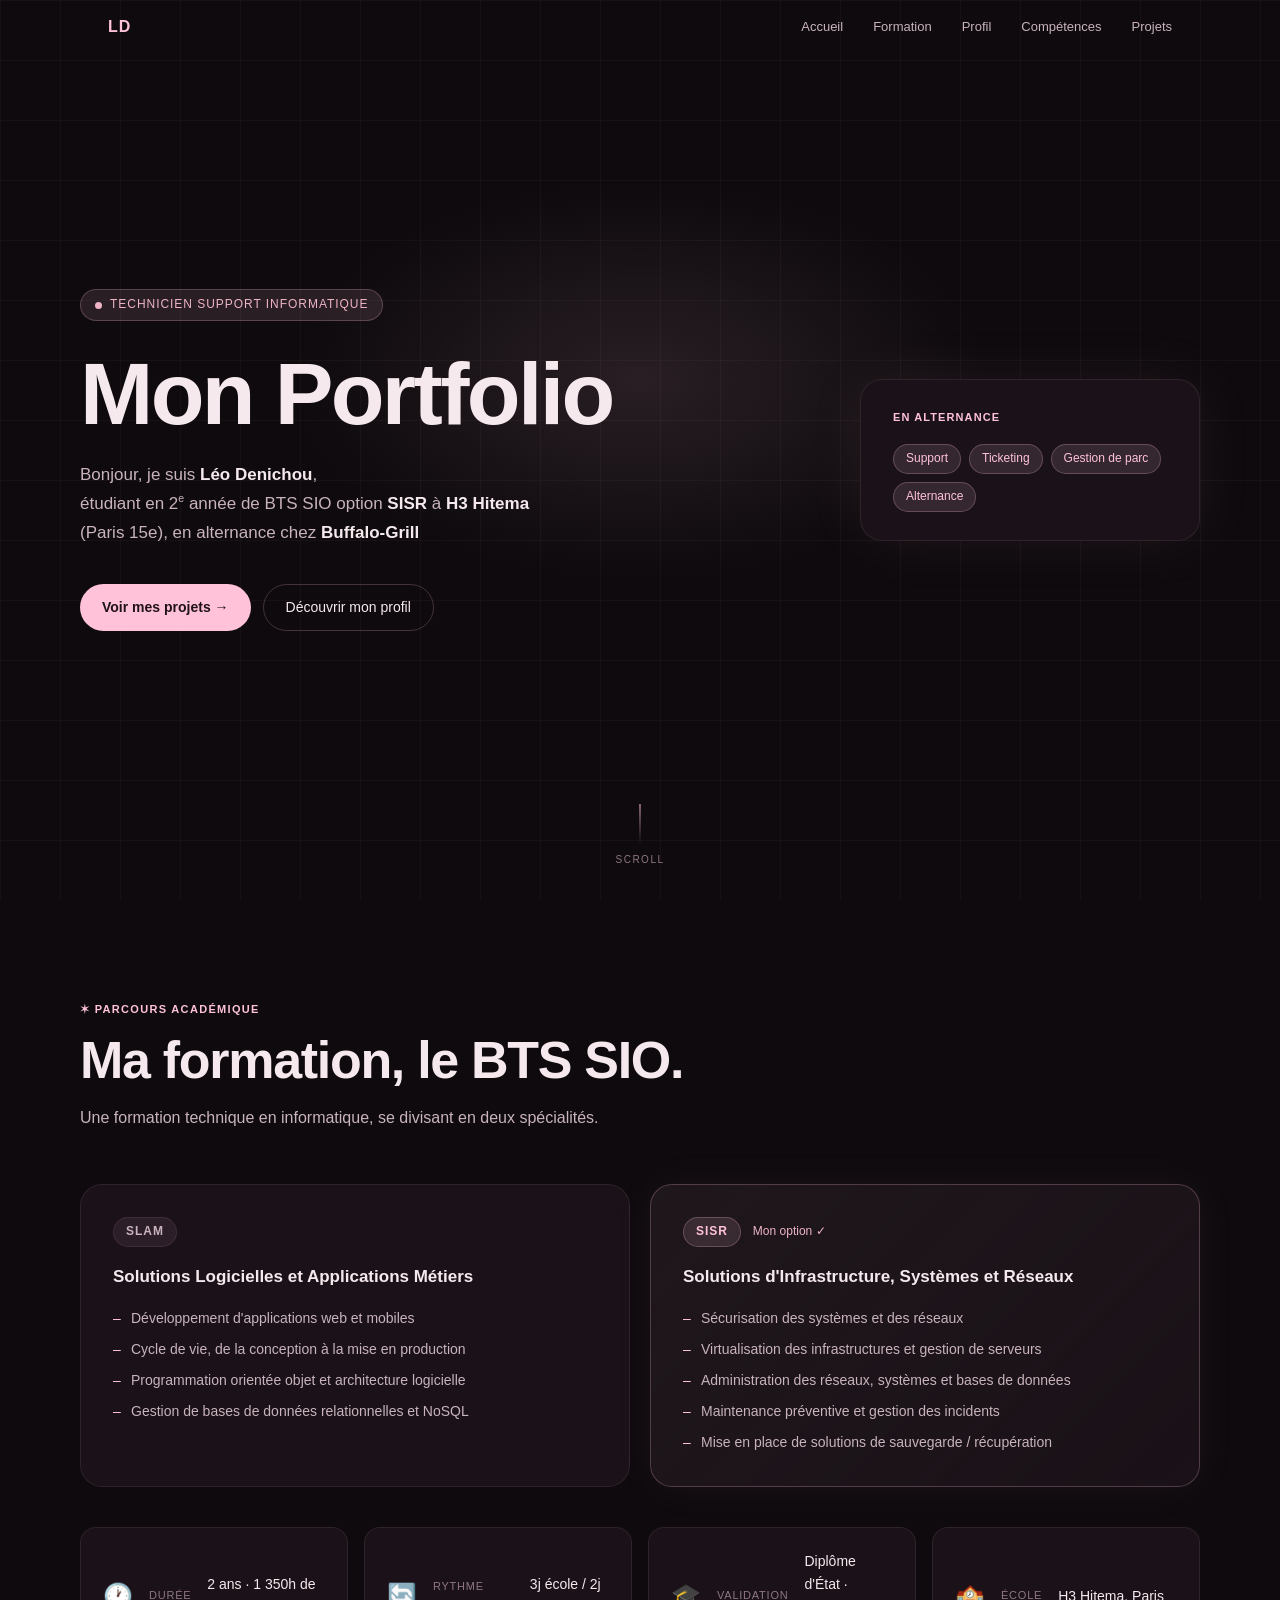
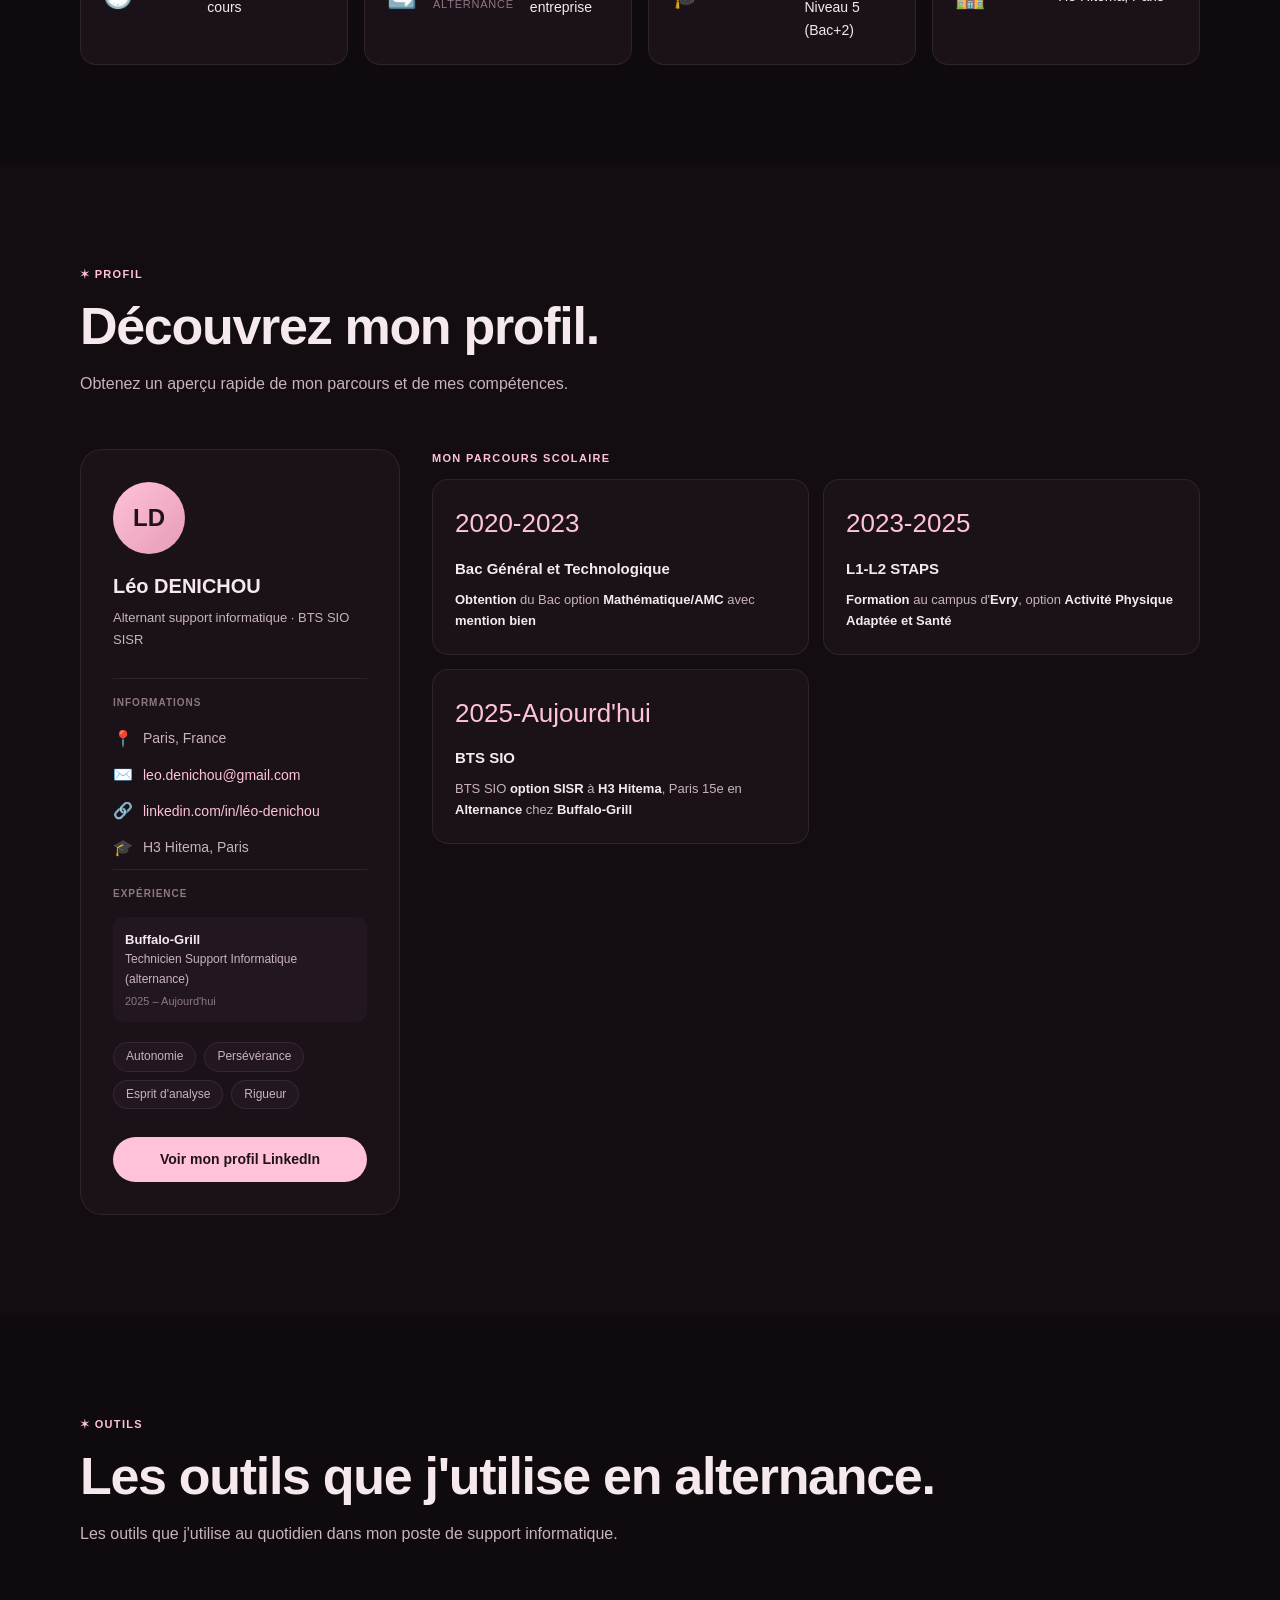
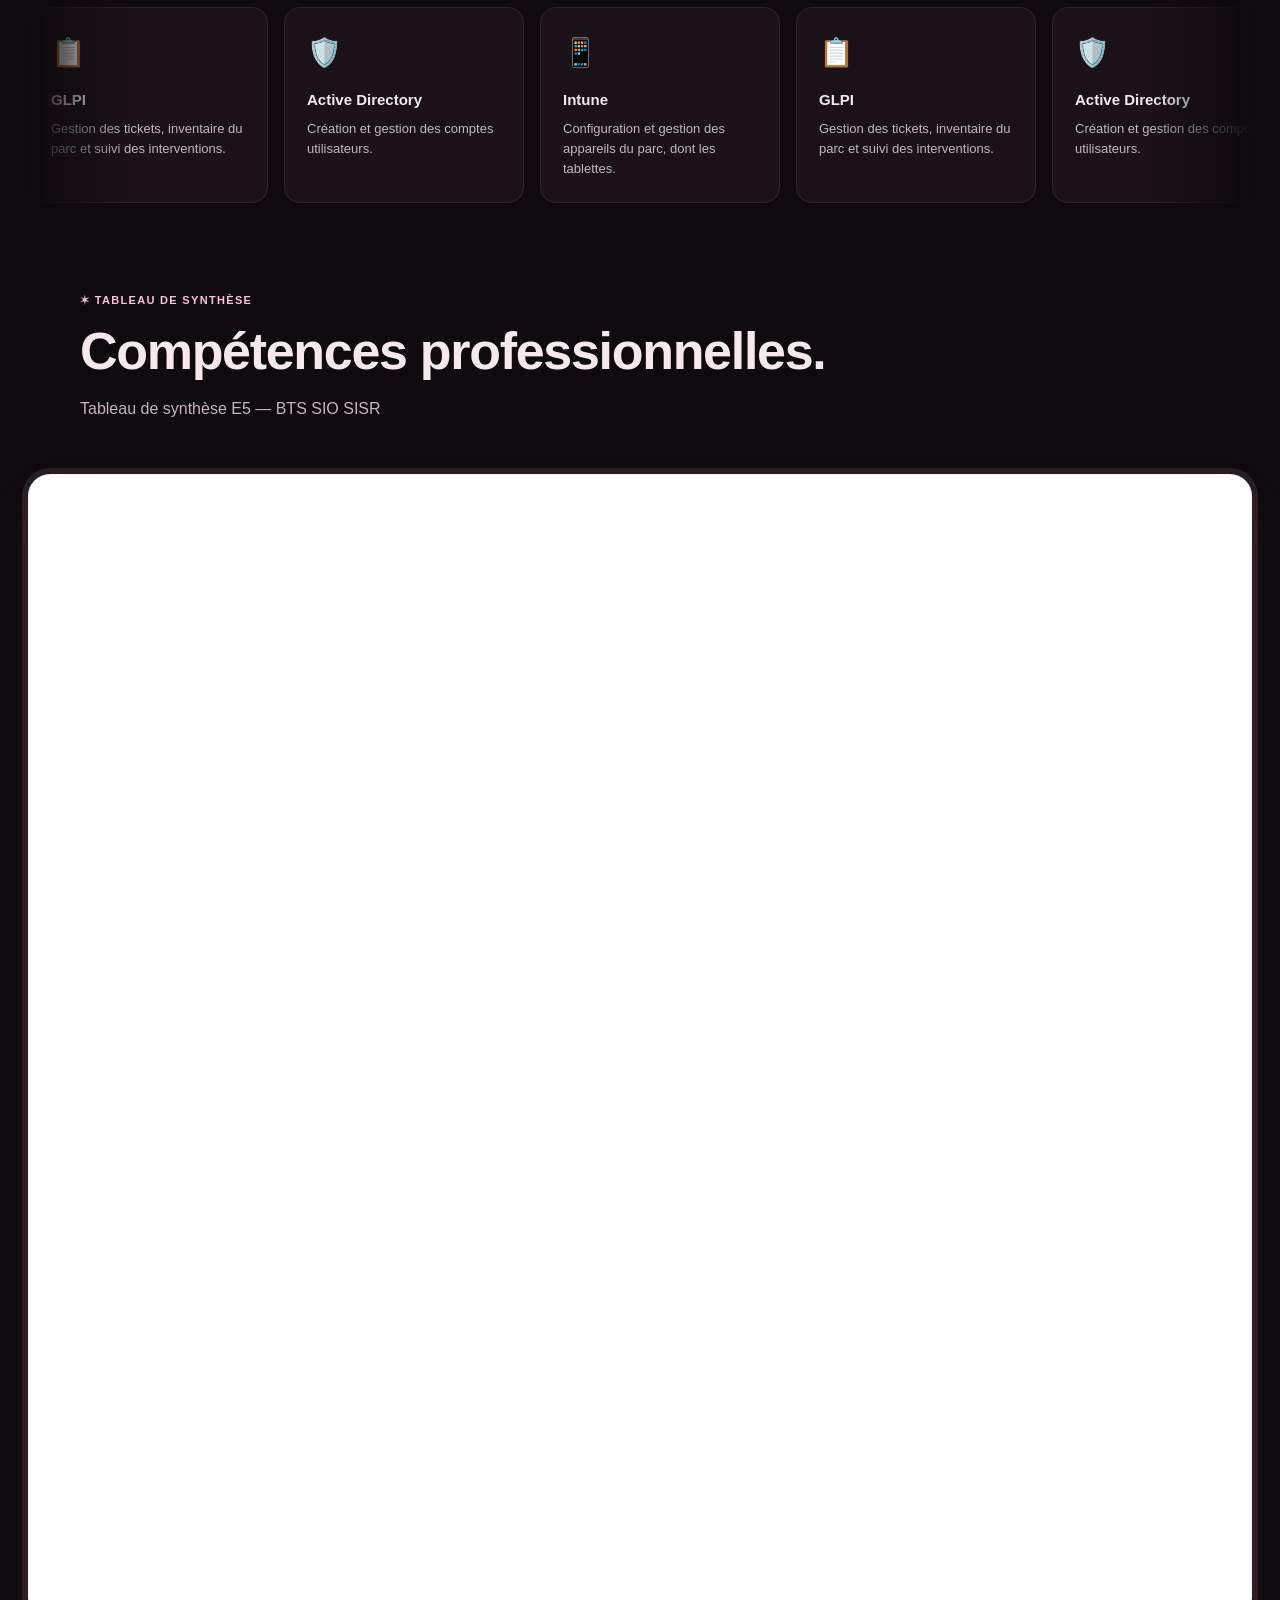
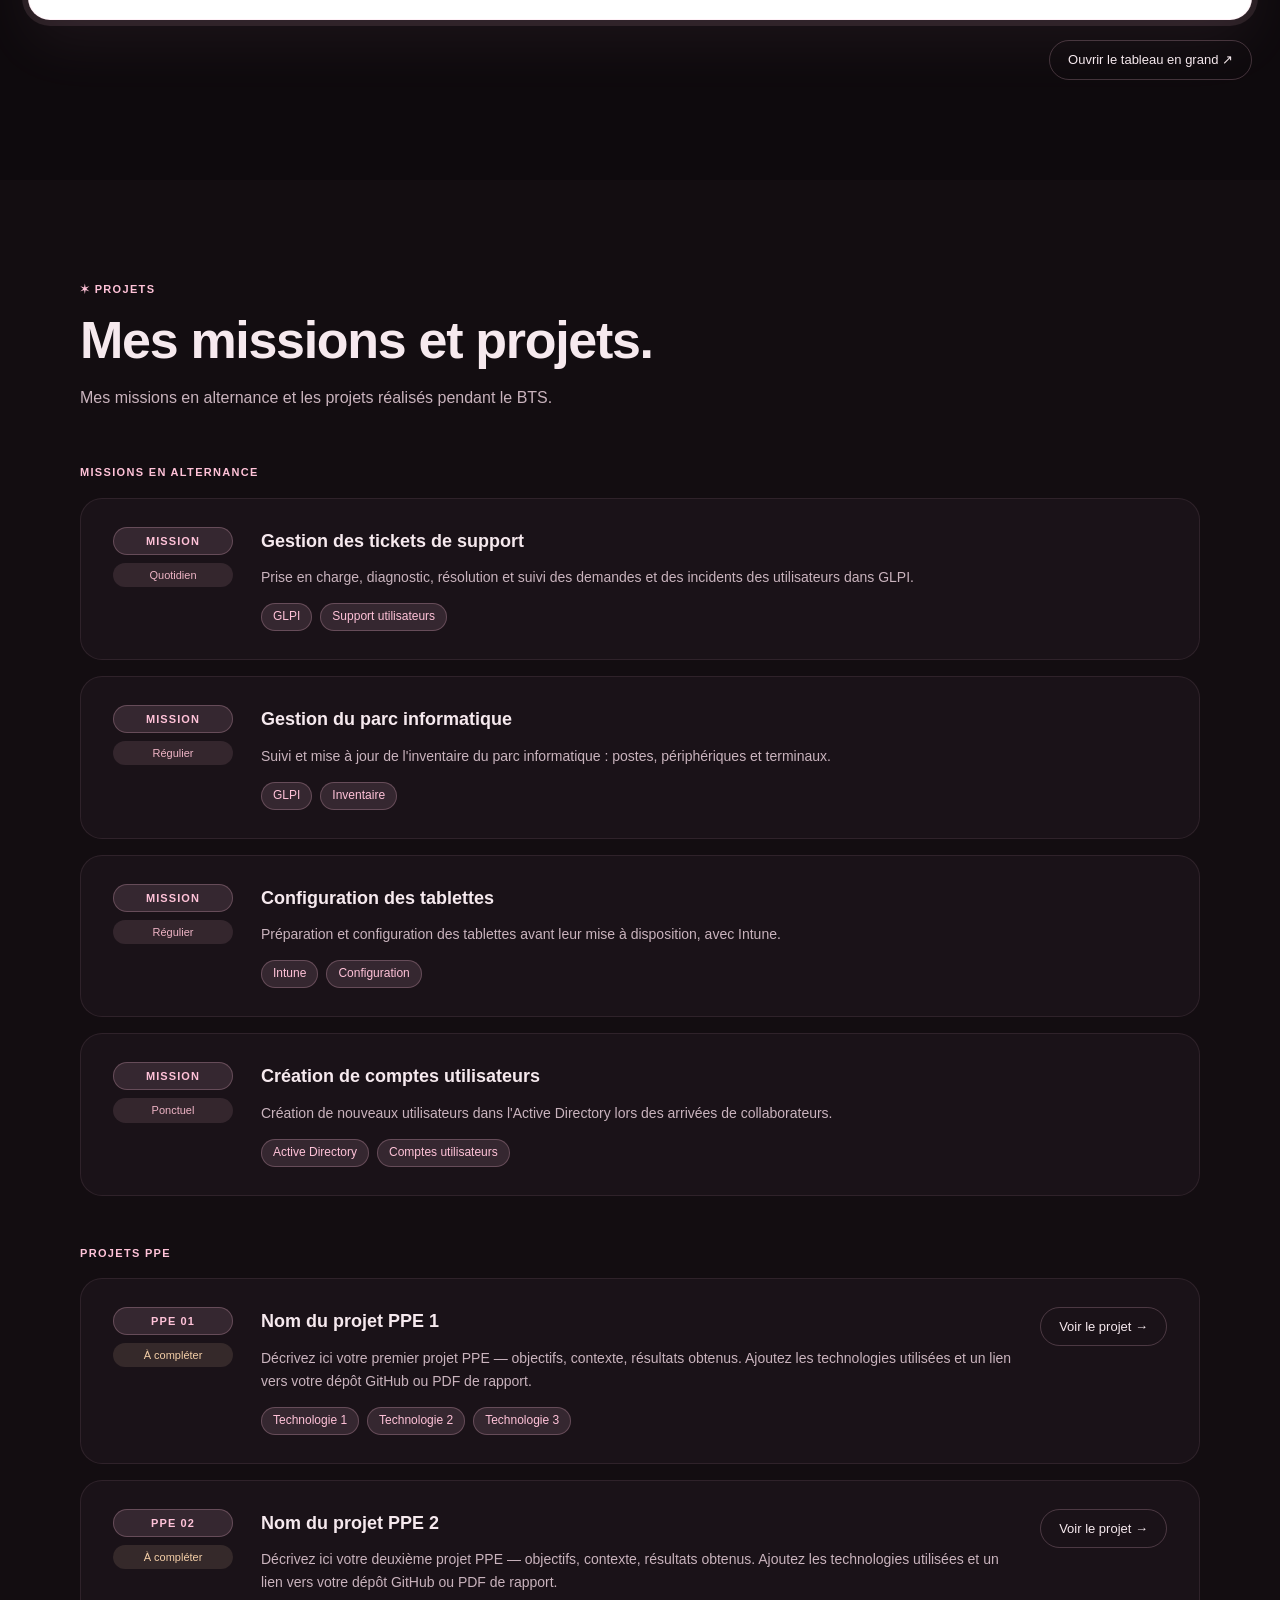
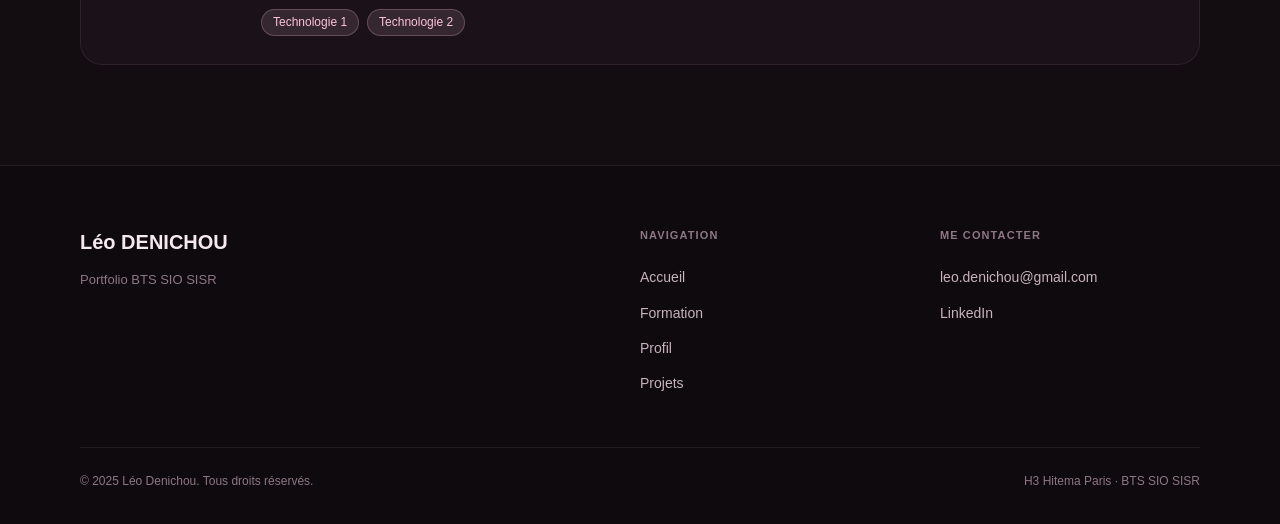
<file: index.html>
<!DOCTYPE html>
<html lang="fr">
<head>
  <meta charset="UTF-8" />
  <meta name="viewport" content="width=device-width, initial-scale=1.0" />
  <title>Portfolio – Léo Denichou | Technicien Support BTS SIO SISR</title>
  <link rel="stylesheet" href="style.css" />
</head>
<body>

  <!-- ── NAV ── -->
  <header class="nav" id="navbar">
    <div class="nav-inner">
      <span class="nav-logo">LD</span>
      <nav class="nav-links">
        <a href="#accueil">Accueil</a>
        <a href="#formation">Formation</a>
        <a href="#profil">Profil</a>
        <a href="#competences">Compétences</a>
        <a href="#projets">Projets</a>
      </nav>
      <button class="nav-burger" id="burger" aria-label="Menu">
        <span></span><span></span><span></span>
      </button>
    </div>
  </header>

  <div class="mobile-menu" id="mobileMenu">
    <a href="#accueil" class="ml">Accueil</a>
    <a href="#formation" class="ml">Formation</a>
    <a href="#profil" class="ml">Profil</a>
    <a href="#competences" class="ml">Compétences</a>
    <a href="#projets" class="ml">Projets</a>
  </div>

  <!-- ── HERO ── -->
  <section class="hero" id="accueil">
    <div class="hero-bg-grid"></div>
    <div class="hero-glow"></div>
    <div class="hero-inner">
      <div class="hero-text">
        <div class="hero-eyebrow">
          <span class="dot-live"></span>
          Technicien Support Informatique
        </div>
        <h1>Mon Portfolio<br></h1>
        <p>Bonjour, je suis <strong>Léo Denichou</strong>,<br>étudiant en 2<sup>e</sup> année de BTS SIO option <strong>SISR</strong> à <strong>H3 Hitema</strong> (Paris 15e), en alternance chez <strong>Buffalo-Grill</strong></p>
        <div class="hero-actions">
          <a href="#projets" class="btn-primary">Voir mes projets →</a>
          <a href="#profil" class="btn-outline">Découvrir mon profil</a>
        </div>
      </div>
      <div class="hero-card">
        <div class="hero-card-label">En alternance</div>
        <div class="hero-card-tags">
          <span>Support</span>
          <span>Ticketing</span>
          <span>Gestion de parc</span>
          <span>Alternance</span>
        </div>
      </div>
    </div>
    <div class="hero-scroll">
      <div class="scroll-line"></div>
      <span>scroll</span>
    </div>
  </section>

  <!-- ── FORMATION ── -->
  <section class="section" id="formation">
    <div class="section-inner">
      <div class="section-eyebrow">✶ Parcours Académique</div>
      <h2 class="section-title">Ma formation, le BTS SIO.</h2>
      <p class="section-sub">Une formation technique en informatique, se divisant en deux spécialités.</p>

      <div class="formation-grid">
        <div class="formation-card">
          <div class="formation-card-top">
            <span class="fc-badge">SLAM</span>
          </div>
          <h3>Solutions Logicielles et Applications Métiers</h3>
          <ul>
            <li>Développement d'applications web et mobiles</li>
            <li>Cycle de vie, de la conception à la mise en production</li>
            <li>Programmation orientée objet et architecture logicielle</li>
            <li>Gestion de bases de données relationnelles et NoSQL</li>
          </ul>
        </div>

        <div class="formation-card formation-card-active">
          <div class="formation-card-top">
            <span class="fc-badge fc-badge-active">SISR</span>
            <span class="fc-my-option">Mon option ✓</span>
          </div>
          <h3>Solutions d'Infrastructure, Systèmes et Réseaux</h3>
          <ul>
            <li>Sécurisation des systèmes et des réseaux</li>
            <li>Virtualisation des infrastructures et gestion de serveurs</li>
            <li>Administration des réseaux, systèmes et bases de données</li>
            <li>Maintenance préventive et gestion des incidents</li>
            <li>Mise en place de solutions de sauvegarde / récupération</li>
          </ul>
        </div>
      </div>

      <div class="formation-stats">
        <div class="fstat">
          <div class="fstat-icon">🕐</div>
          <div class="fstat-label">Durée</div>
          <div class="fstat-value">2 ans · 1 350h de cours</div>
        </div>
        <div class="fstat">
          <div class="fstat-icon">🔄</div>
          <div class="fstat-label">Rythme alternance</div>
          <div class="fstat-value">3j école / 2j entreprise</div>
        </div>
        <div class="fstat">
          <div class="fstat-icon">🎓</div>
          <div class="fstat-label">Validation</div>
          <div class="fstat-value">Diplôme d'État · Niveau 5 (Bac+2)</div>
        </div>
        <div class="fstat">
          <div class="fstat-icon">🏫</div>
          <div class="fstat-label">École</div>
          <div class="fstat-value">H3 Hitema, Paris</div>
        </div>
      </div>
    </div>
  </section>

  <!-- ── PROFIL ── -->
  <section class="section section-dark" id="profil">
    <div class="section-inner">
      <div class="section-eyebrow">✶ PROFIL</div>
      <h2 class="section-title">Découvrez mon profil.</h2>
      <p class="section-sub">Obtenez un aperçu rapide de mon parcours et de mes compétences.</p>

      <div class="profil-grid">
        <div class="profil-card">
          <div class="profil-avatar">LD</div>
          <div class="profil-name">Léo DENICHOU</div>
          <div class="profil-role">Alternant support informatique · BTS SIO SISR</div>

          <div class="profil-section-title">Informations</div>
          <ul class="profil-info">
            <li><span>📍</span> Paris, France</li>
            <li><span>✉️</span> <a href="mailto:leo.denichou@gmail.com">leo.denichou@gmail.com</a></li>
            <li><span>🔗</span> <a href="https://www.linkedin.com/in/léo-denichou-25a3b938b/" target="_blank">linkedin.com/in/léo-denichou</a></li>
            <li><span>🎓</span> H3 Hitema, Paris</li>
          </ul>

          <div class="profil-section-title">Expérience</div>
          <ul class="profil-exp">
            <li>
              <div class="exp-company">Buffalo-Grill</div>
              <div class="exp-role">Technicien Support Informatique (alternance)</div>
              <div class="exp-date">2025 – Aujourd'hui</div>
            </li>
          </ul>

          <div class="profil-tags">
            <span>Autonomie</span>
            <span>Persévérance</span>
            <span>Esprit d'analyse</span>
            <span>Rigueur</span>
          </div>

          <a href="https://www.linkedin.com/in/léo-denichou-25a3b938b/" target="_blank" class="btn-primary profil-linkedin">Voir mon profil LinkedIn</a>
        </div>

        <div class="profil-right">
          <div class="profil-patrimoine">
            <div class="section-eyebrow" style="margin-bottom:12px">Mon parcours scolaire</div>
            <div class="patrimoine-grid">
              <div class="pat-item"><div class="pat-icon">2020-2023</div><h4>Bac Général et Technologique</h4><p> <strong>Obtention</strong> du Bac option <strong>Mathématique/AMC</strong> avec <strong>mention bien</strong></p></div>
              <div class="pat-item"><div class="pat-icon">2023-2025</div><h4>L1-L2 STAPS</h4><p><strong>Formation</strong> au campus d'<strong>Evry</strong>, option <strong>Activité Physique Adaptée et Santé</strong> </p></div>
              <div class="pat-item"><div class="pat-icon">2025-Aujourd'hui</div><h4>BTS SIO</h4><p> BTS SIO <strong>option SISR</strong> à <strong>H3 Hitema</strong>, Paris 15e en <strong>Alternance</strong> chez <strong>Buffalo-Grill</strong></p></div>
            </div>
          </div>
        </div>
      </div>
    </div>
  </section>

  <!-- ── COMPÉTENCES / OUTILS ── -->
  <section class="section" id="competences">
    <div class="section-inner">
      <div class="section-eyebrow">✶ OUTILS</div>
      <h2 class="section-title">Les outils que j'utilise en alternance.</h2>
      <p class="section-sub">Les outils que j'utilise au quotidien dans mon poste de support informatique.</p>
    </div>

    <div class="tools-track-wrapper">
      <div class="tools-track" id="toolsTrack">
        <div class="tool-card"><span class="tool-icon">📋</span><h4>GLPI</h4><p>Gestion des tickets, inventaire du parc et suivi des interventions.</p></div>
        <div class="tool-card"><span class="tool-icon">🛡️</span><h4>Active Directory</h4><p>Création et gestion des comptes utilisateurs.</p></div>
        <div class="tool-card"><span class="tool-icon">📱</span><h4>Intune</h4><p>Configuration et gestion des appareils du parc, dont les tablettes.</p></div>

        <div class="tool-card"><span class="tool-icon">📋</span><h4>GLPI</h4><p>Gestion des tickets, inventaire du parc et suivi des interventions.</p></div>
        <div class="tool-card"><span class="tool-icon">🛡️</span><h4>Active Directory</h4><p>Création et gestion des comptes utilisateurs.</p></div>
        <div class="tool-card"><span class="tool-icon">📱</span><h4>Intune</h4><p>Configuration et gestion des appareils du parc, dont les tablettes.</p></div>

        <!-- duplicate for seamless loop -->
        <div class="tool-card"><span class="tool-icon">📋</span><h4>GLPI</h4><p>Gestion des tickets, inventaire du parc et suivi des interventions.</p></div>
        <div class="tool-card"><span class="tool-icon">🛡️</span><h4>Active Directory</h4><p>Création et gestion des comptes utilisateurs.</p></div>
        <div class="tool-card"><span class="tool-icon">📱</span><h4>Intune</h4><p>Configuration et gestion des appareils du parc, dont les tablettes.</p></div>

        <div class="tool-card"><span class="tool-icon">📋</span><h4>GLPI</h4><p>Gestion des tickets, inventaire du parc et suivi des interventions.</p></div>
        <div class="tool-card"><span class="tool-icon">🛡️</span><h4>Active Directory</h4><p>Création et gestion des comptes utilisateurs.</p></div>
        <div class="tool-card"><span class="tool-icon">📱</span><h4>Intune</h4><p>Configuration et gestion des appareils du parc, dont les tablettes.</p></div>
      </div>
    </div>

    <!-- Tableau de synthèse Excel -->
    <div class="section-inner" style="margin-top: 80px;">
      <div class="section-eyebrow">✶ TABLEAU DE SYNTHÈSE</div>
      <h2 class="section-title">Compétences professionnelles.</h2>
      <p class="section-sub">Tableau de synthèse E5 — BTS SIO SISR</p>

    </div>

    <div class="synthese-wide">
      <div class="synthese-iframe-wrap" id="syntheseWrap">
        <div class="synthese-scale" id="syntheseScale">
        <iframe
          title="Tableau de synthèse E5"
          src="https://docs.google.com/spreadsheets/d/e/2PACX-1vT_JSn_2bVBZcCHruZl0hNkHXevSlMc4WaKNzY-vW9JBPthxZlMJ4C7eP77F7MA8ncN-019e3od2dgL/pubhtml?gid=1295007551&amp;single=true&amp;widget=true&amp;headers=false"
          frameborder="0"
          allowfullscreen
        ></iframe>
        </div>
      </div>
      <div class="synthese-actions">
        <a class="btn-outline btn-sm" target="_blank" rel="noopener"
           href="https://docs.google.com/spreadsheets/d/e/2PACX-1vT_JSn_2bVBZcCHruZl0hNkHXevSlMc4WaKNzY-vW9JBPthxZlMJ4C7eP77F7MA8ncN-019e3od2dgL/pubhtml?gid=1295007551&amp;single=true">Ouvrir le tableau en grand ↗</a>
      </div>
    </div>
  </section>

  <!-- ── MISSIONS & PROJETS ── -->
  <section class="section section-dark" id="projets">
    <div class="section-inner">
      <div class="section-eyebrow">✶ PROJETS</div>
      <h2 class="section-title">Mes missions et projets.</h2>
      <p class="section-sub">Mes missions en alternance et les projets réalisés pendant le BTS.</p>

      <div class="section-eyebrow" style="margin-bottom:16px">Missions en alternance</div>
      <div class="projets-list">

        <div class="projet-row">
          <div class="projet-meta">
            <span class="projet-badge">Mission</span>
            <span class="projet-status status-done">Quotidien</span>
          </div>
          <div class="projet-body">
            <h3>Gestion des tickets de support</h3>
            <p>Prise en charge, diagnostic, résolution et suivi des demandes et des incidents des utilisateurs dans GLPI.</p>
            <div class="projet-tags">
              <span>GLPI</span>
              <span>Support utilisateurs</span>
            </div>
          </div>
        </div>

        <div class="projet-row">
          <div class="projet-meta">
            <span class="projet-badge">Mission</span>
            <span class="projet-status status-done">Régulier</span>
          </div>
          <div class="projet-body">
            <h3>Gestion du parc informatique</h3>
            <p>Suivi et mise à jour de l'inventaire du parc informatique : postes, périphériques et terminaux.</p>
            <div class="projet-tags">
              <span>GLPI</span>
              <span>Inventaire</span>
            </div>
          </div>
        </div>

        <div class="projet-row">
          <div class="projet-meta">
            <span class="projet-badge">Mission</span>
            <span class="projet-status status-done">Régulier</span>
          </div>
          <div class="projet-body">
            <h3>Configuration des tablettes</h3>
            <p>Préparation et configuration des tablettes avant leur mise à disposition, avec Intune.</p>
            <div class="projet-tags">
              <span>Intune</span>
              <span>Configuration</span>
            </div>
          </div>
        </div>

        <div class="projet-row">
          <div class="projet-meta">
            <span class="projet-badge">Mission</span>
            <span class="projet-status status-done">Ponctuel</span>
          </div>
          <div class="projet-body">
            <h3>Création de comptes utilisateurs</h3>
            <p>Création de nouveaux utilisateurs dans l'Active Directory lors des arrivées de collaborateurs.</p>
            <div class="projet-tags">
              <span>Active Directory</span>
              <span>Comptes utilisateurs</span>
            </div>
          </div>
        </div>
      </div>

      <div class="section-eyebrow" style="margin: 48px 0 16px">Projets PPE</div>
      <div class="projets-list">
        <div class="projet-row">
          <div class="projet-meta">
            <span class="projet-badge">PPE 01</span>
            <span class="projet-status status-todo">À compléter</span>
          </div>
          <div class="projet-body">
            <h3>Nom du projet PPE 1</h3>
            <p>Décrivez ici votre premier projet PPE — objectifs, contexte, résultats obtenus. Ajoutez les technologies utilisées et un lien vers votre dépôt GitHub ou PDF de rapport.</p>
            <div class="projet-tags">
              <span>Technologie 1</span>
              <span>Technologie 2</span>
              <span>Technologie 3</span>
            </div>
          </div>
          <div class="projet-link">
            <a href="#" class="btn-outline btn-sm">Voir le projet →</a>
          </div>
        </div>

        <div class="projet-row">
          <div class="projet-meta">
            <span class="projet-badge">PPE 02</span>
            <span class="projet-status status-todo">À compléter</span>
          </div>
          <div class="projet-body">
            <h3>Nom du projet PPE 2</h3>
            <p>Décrivez ici votre deuxième projet PPE — objectifs, contexte, résultats obtenus. Ajoutez les technologies utilisées et un lien vers votre dépôt GitHub ou PDF de rapport.</p>
            <div class="projet-tags">
              <span>Technologie 1</span>
              <span>Technologie 2</span>
            </div>
          </div>
          <div class="projet-link">
            <a href="#" class="btn-outline btn-sm">Voir le projet →</a>
          </div>
        </div>
      </div>
    </div>
  </section>

  <!-- ── FOOTER / CONTACT ── -->
  <footer class="footer" id="contact">
    <div class="footer-inner">
      <div class="footer-top">
        <div class="footer-col">
          <div class="footer-logo">Léo DENICHOU</div>
          <div class="footer-tagline">Portfolio BTS SIO SISR</div>
        </div>
        <div class="footer-col">
          <div class="footer-col-title">Navigation</div>
          <a href="#accueil">Accueil</a>
          <a href="#formation">Formation</a>
          <a href="#profil">Profil</a>
          <a href="#projets">Projets</a>
        </div>
        <div class="footer-col">
          <div class="footer-col-title">Me contacter</div>
          <a href="mailto:leo.denichou@gmail.com">leo.denichou@gmail.com</a>
          <a href="https://www.linkedin.com/in/léo-denichou-25a3b938b/" target="_blank">LinkedIn</a>
        </div>
      </div>
      <div class="footer-bottom">
        <span>© 2025 Léo Denichou. Tous droits réservés.</span>
        <span>H3 Hitema Paris · BTS SIO SISR</span>
      </div>
    </div>
  </footer>

  <script src="script.js"></script>
</body>
</html>
</file>
<file: style.css>
/* ── RESET & BASE ── */
*, *::before, *::after { box-sizing: border-box; margin: 0; padding: 0; }

:root {
  /* Palette : rose poudré sur noir chaud — doux pour les yeux
     Roses de référence : #FFC2D8 · #EEB4C5 · #EBBDCD */

  /* Fonds : noir légèrement teinté de rose, du plus sombre au plus clair */
  --bg:          #0e0a0d;
  --bg-1:        #130d11;
  --bg-2:        #1a1218;
  --bg-3:        #221720;
  --bg-4:        #2c1e29;
  --border:      rgba(255,194,216,0.09);
  --border-h:    rgba(255,194,216,0.22);

  /* Textes : blanc rosé (jamais de blanc pur), puis deux niveaux de gris-rose */
  --text:        #f6e9ee;
  --text-2:      #c9b3bd;
  --text-3:      #8f7683;

  /* Accent principal : rose poudré */
  --accent:      #ffc2d8;
  --accent-h:    #ffd6e6;
  --accent-2:    #e69bb8;                     /* rose plus profond (dégradés) */
  --accent-soft: rgba(255,194,216,0.12);
  --accent-line: rgba(255,194,216,0.24);
  --accent-glow: rgba(255,194,216,0.25);
  --on-accent:   #1f1218;                     /* texte sombre posé sur un fond rose */

  /* Accent secondaire : sucre rose */
  --em:          #eeb4c5;
  --em-soft:     rgba(238,180,197,0.12);

  /* Statut « à compléter » : pêche douce, pour se distinguer du rose */
  --yellow:      #f5cfa8;
  --yellow-soft: rgba(245,207,168,0.12);

  --radius:10px;
  --radius-l:16px;
  --radius-xl:22px;

  --font:-apple-system, BlinkMacSystemFont, 'Inter', 'Segoe UI', sans-serif;
  --mono: 'SF Mono', 'Fira Code', monospace;
}

html { scroll-behavior: smooth; }

body {
  font-family: var(--font);
  background: var(--bg);
  color: var(--text);
  line-height: 1.65;
  overflow-x: hidden;
  -webkit-font-smoothing: antialiased;
}

::-webkit-scrollbar { width: 5px; }
::-webkit-scrollbar-track { background: var(--bg); }
::-webkit-scrollbar-thumb { background: var(--bg-4); border-radius: 3px; }

::selection { background: rgba(255,194,216,0.3); color: var(--text); }

a { color: inherit; text-decoration: none; }
strong { color: var(--text); font-weight: 600; }
sup { font-size: .62em; line-height: 0; }
.hidden { display: none; }

/* ── BUTTONS ── */
.btn-primary {
  display: inline-flex; align-items: center; gap: 8px;
  background: var(--accent);
  color: var(--on-accent);
  font-size: 14px; font-weight: 600;
  padding: 11px 22px; border-radius: 999px;
  transition: background .2s, transform .15s, box-shadow .2s;
}
.btn-primary:hover { background: var(--accent-h); transform: scale(1.02); box-shadow: 0 6px 24px rgba(255,194,216,.18); }

.btn-outline {
  display: inline-flex; align-items: center; gap: 8px;
  background: transparent;
  color: var(--text);
  font-size: 14px; font-weight: 500;
  padding: 11px 22px; border-radius: 999px;
  border: 1px solid var(--border-h);
  transition: background .2s, border-color .2s, transform .15s;
}
.btn-outline:hover { background: var(--bg-3); border-color: var(--accent); transform: scale(1.02); }
.btn-sm { font-size: 13px; padding: 8px 18px; }

/* ── NAV ── */
.nav {
  position: fixed; top: 0; left: 0; right: 0; z-index: 100;
  transition: background .3s, border-color .3s;
  border-bottom: 1px solid transparent;
}
.nav.scrolled {
  background: rgba(14,10,13,.78);
  backdrop-filter: saturate(180%) blur(20px);
  -webkit-backdrop-filter: saturate(180%) blur(20px);
  border-bottom-color: var(--border);
}
.nav-inner {
  max-width: 1120px; margin: 0 auto;
  padding: 0 28px; height: 54px;
  display: flex; align-items: center; justify-content: space-between;
}
.nav-logo { font-size: 16px; font-weight: 700; letter-spacing: .06em; color: var(--accent); }
.nav-links { display: flex; gap: 30px; }
.nav-links a { font-size: 13px; color: var(--text-2); transition: color .2s; }
.nav-links a:hover { color: var(--accent); }

.nav-burger { display: none; flex-direction: column; gap: 5px; background: none; border: none; cursor: pointer; padding: 4px; }
.nav-burger span { display: block; width: 22px; height: 1.5px; background: var(--text); border-radius: 2px; transition: all .3s; }

.mobile-menu {
  display: none; flex-direction: column;
  position: fixed; top: 54px; left: 0; right: 0; z-index: 99;
  background: rgba(14,10,13,.95);
  backdrop-filter: blur(20px);
  border-bottom: 1px solid var(--border);
  padding: 12px 0;
}
.mobile-menu.open { display: flex; }
.mobile-menu a { padding: 13px 28px; font-size: 15px; color: var(--text-2); transition: color .2s; }
.mobile-menu a:hover { color: var(--accent); }

/* ── HERO ── */
.hero {
  min-height: 100vh;
  display: flex; flex-direction: column; justify-content: center;
  position: relative; overflow: hidden;
  padding: 100px 28px 80px;
}

.hero-bg-grid {
  position: absolute; inset: 0; z-index: 0;
  background-image:
    linear-gradient(rgba(255,194,216,.035) 1px, transparent 1px),
    linear-gradient(90deg, rgba(255,194,216,.035) 1px, transparent 1px);
  background-size: 60px 60px;
}

.hero-glow {
  position: absolute; top: 20%; left: 50%;
  transform: translateX(-50%);
  width: 700px; height: 400px;
  background: radial-gradient(ellipse, rgba(255,194,216,.11) 0%, transparent 70%);
  pointer-events: none; z-index: 0;
}

.hero-inner {
  max-width: 1120px; margin: 0 auto; width: 100%;
  display: flex; align-items: center; gap: 60px;
  position: relative; z-index: 1;
}

.hero-text { flex: 1; }

.hero-eyebrow {
  display: inline-flex; align-items: center; gap: 8px;
  font-size: 12px; font-weight: 500; letter-spacing: .08em; text-transform: uppercase;
  color: var(--em);
  background: var(--em-soft);
  border: 1px solid rgba(238,180,197,.25);
  border-radius: 999px; padding: 5px 14px;
  margin-bottom: 28px;
}

.dot-live {
  width: 7px; height: 7px; border-radius: 50%;
  background: var(--em);
  animation: pulse 2s ease-in-out infinite;
}
@keyframes pulse { 0%,100% { opacity: 1; } 50% { opacity: .4; } }

.hero h1 {
  font-size: clamp(48px,7vw,88px);
  font-weight: 800; line-height: 1.02;
  letter-spacing: -.03em;
  color: var(--text);
  margin-bottom: 22px;
}

.hero p {
  font-size: 17px; color: var(--text-2);
  max-width: 460px; line-height: 1.7;
  margin-bottom: 36px;
}

.hero-actions { display: flex; gap: 12px; flex-wrap: wrap; }

/* Carte « En alternance » : label + tags uniquement */
.hero-card {
  flex: 0 0 340px;
  background: var(--bg-2);
  border: 1px solid var(--border);
  border-radius: var(--radius-xl);
  padding: 28px 32px;
  box-shadow: 0 0 60px rgba(255,194,216,.07);
}

.hero-card-label {
  font-size: 11px; font-weight: 600; letter-spacing: .1em; text-transform: uppercase;
  color: var(--accent); margin-bottom: 18px;
}

.hero-card-tags { display: flex; flex-wrap: wrap; gap: 8px; }
.hero-card-tags span {
  font-size: 12px; color: var(--accent);
  background: var(--accent-soft); border: 1px solid var(--accent-line);
  border-radius: 999px; padding: 4px 12px;
}

.hero-scroll {
  position: absolute; bottom: 32px; left: 50%; transform: translateX(-50%);
  display: flex; flex-direction: column; align-items: center; gap: 8px;
  z-index: 1;
}
.scroll-line {
  width: 1px; height: 40px;
  background: linear-gradient(var(--accent), transparent);
  animation: scrollAnim 2s ease-in-out infinite;
}
@keyframes scrollAnim { 0%,100% { opacity: .4; } 50% { opacity: 1; } }
.hero-scroll span { font-size: 10px; letter-spacing: .15em; text-transform: uppercase; color: var(--text-3); }

/* ── SECTIONS ── */
.section { padding: 100px 28px; }
.section-dark { background: var(--bg-1); }

.section-inner { max-width: 1120px; margin: 0 auto; }

.section-eyebrow {
  font-size: 11px; font-weight: 600; letter-spacing: .12em; text-transform: uppercase;
  color: var(--accent); margin-bottom: 14px;
}

.section-title {
  font-size: clamp(32px,4.5vw,52px);
  font-weight: 800; letter-spacing: -.025em; line-height: 1.1;
  color: var(--text); margin-bottom: 16px;
}

.section-sub { font-size: 16px; color: var(--text-2); margin-bottom: 52px; }

/* ── FORMATION ── */
.formation-grid { display: grid; grid-template-columns: 1fr 1fr; gap: 20px; margin-bottom: 40px; }

.formation-card {
  background: var(--bg-2); border: 1px solid var(--border);
  border-radius: var(--radius-xl); padding: 32px;
  transition: border-color .2s;
}
.formation-card:hover { border-color: var(--border-h); }
.formation-card-active {
  border-color: var(--accent-line);
  background: linear-gradient(135deg, rgba(255,194,216,.07), var(--bg-2));
  box-shadow: 0 0 40px rgba(255,194,216,.06);
}

.formation-card-top { display: flex; align-items: center; gap: 12px; margin-bottom: 16px; }

.fc-badge {
  font-size: 12px; font-weight: 700; letter-spacing: .08em;
  padding: 4px 12px; border-radius: 999px;
  background: var(--bg-4); color: var(--text-2);
  border: 1px solid var(--border);
}
.fc-badge-active { background: var(--accent-soft); color: var(--accent); border-color: var(--accent-line); }
.fc-my-option { font-size: 12px; color: var(--em); font-weight: 500; }

.formation-card h3 { font-size: 17px; font-weight: 700; color: var(--text); margin-bottom: 16px; }
.formation-card ul { list-style: none; display: flex; flex-direction: column; gap: 8px; }
.formation-card ul li { font-size: 14px; color: var(--text-2); padding-left: 18px; position: relative; }
.formation-card ul li::before { content: '–'; position: absolute; left: 0; color: var(--accent); }

.formation-stats {
  display: grid; grid-template-columns: repeat(auto-fill, minmax(220px,1fr)); gap: 16px;
}
.fstat {
  background: var(--bg-2); border: 1px solid var(--border);
  border-radius: var(--radius-l); padding: 22px;
  display: flex; align-items: center; gap: 16px;
  transition: border-color .2s;
}
.fstat:hover { border-color: var(--border-h); }
.fstat-icon { font-size: 24px; }
.fstat-label { font-size: 11px; color: var(--text-3); text-transform: uppercase; letter-spacing: .07em; margin-bottom: 3px; }
.fstat-value { font-size: 14px; font-weight: 500; color: var(--text); }

/* ── PROFIL ── */
.profil-grid { display: grid; grid-template-columns: 320px 1fr; gap: 32px; align-items: start; }

.profil-card {
  background: var(--bg-2); border: 1px solid var(--border);
  border-radius: var(--radius-xl); padding: 32px;
  position: sticky; top: 80px;
}

.profil-avatar {
  width: 72px; height: 72px; border-radius: 50%;
  background: linear-gradient(135deg, var(--accent), var(--accent-2));
  display: flex; align-items: center; justify-content: center;
  font-size: 24px; font-weight: 800; color: var(--on-accent);
  margin-bottom: 16px;
}

.profil-name { font-size: 20px; font-weight: 700; color: var(--text); margin-bottom: 4px; }
.profil-role { font-size: 13px; color: var(--text-2); margin-bottom: 28px; }

.profil-section-title {
  font-size: 10px; font-weight: 600; letter-spacing: .1em; text-transform: uppercase;
  color: var(--text-3); border-top: 1px solid var(--border);
  padding-top: 16px; margin-top: 4px; margin-bottom: 14px;
}

.profil-info { list-style: none; display: flex; flex-direction: column; gap: 10px; margin-bottom: 8px; }
.profil-info li { display: flex; align-items: center; gap: 10px; font-size: 14px; color: var(--text-2); }
.profil-info li span { font-size: 16px; }
.profil-info a { color: var(--accent); }
.profil-info a:hover { text-decoration: underline; }

.profil-exp { list-style: none; display: flex; flex-direction: column; gap: 14px; margin-bottom: 8px; }
.profil-exp li { padding: 12px; background: var(--bg-3); border-radius: var(--radius); }
.exp-company { font-size: 13px; font-weight: 600; color: var(--text); }
.exp-role { font-size: 12px; color: var(--text-2); }
.exp-date { font-size: 11px; color: var(--text-3); margin-top: 2px; }

.profil-tags { display: flex; flex-wrap: wrap; gap: 8px; margin: 20px 0; }
.profil-tags span {
  font-size: 12px; color: var(--text-2);
  background: var(--bg-3); border: 1px solid var(--border);
  border-radius: 999px; padding: 4px 12px;
}

.profil-linkedin { width: 100%; justify-content: center; margin-top: 8px; }

/* PATRIMOINE dans profil-right */
.patrimoine-grid { display: grid; grid-template-columns: 1fr 1fr; gap: 14px; }
.pat-item {
  background: var(--bg-2); border: 1px solid var(--border);
  border-radius: var(--radius-l); padding: 22px;
  transition: border-color .2s, transform .2s;
}
.pat-item:hover { border-color: var(--border-h); transform: translateY(-2px); }
.pat-icon { font-size: 26px; margin-bottom: 12px; color: var(--accent); }
.pat-item h4 { font-size: 15px; font-weight: 600; color: var(--text); margin-bottom: 8px; }
.pat-item p { font-size: 13px; color: var(--text-2); line-height: 1.6; }

/* ── TOOLS TICKER ── */
.tools-track-wrapper {
  overflow: hidden;
  padding: 8px 0;
  mask-image: linear-gradient(90deg, transparent, black 8%, black 92%, transparent);
  -webkit-mask-image: linear-gradient(90deg, transparent, black 8%, black 92%, transparent);
}

/* 12 cartes (3 outils × 4) : la moitié = 6 cartes → boucle sans saccade */
.tools-track {
  display: flex; gap: 16px;
  width: max-content;
  animation: ticker 40s linear infinite;
}
.tools-track:hover { animation-play-state: paused; }

@keyframes ticker { from { transform: translateX(0); } to { transform: translateX(-50%); } }

.tool-card {
  flex: 0 0 240px;
  background: var(--bg-2); border: 1px solid var(--border);
  border-radius: var(--radius-l); padding: 22px;
  transition: border-color .2s;
}
.tool-card:hover { border-color: rgba(255,194,216,.38); }
.tool-icon { font-size: 28px; display: block; margin-bottom: 12px; }
.tool-card h4 { font-size: 15px; font-weight: 600; color: var(--text); margin-bottom: 6px; }
.tool-card p { font-size: 13px; color: var(--text-2); line-height: 1.55; }

/* ── TABLEAU DE SYNTHÈSE (iframe Google Sheets) ── */
/* Le tableau est affiché en entier, sans barre de défilement :
   l'iframe garde sa taille « réelle » (SHEET_W × SHEET_H, réglée dans script.js)
   et script.js la réduit pour qu'elle tienne dans la largeur disponible. */
.synthese-wide { max-width: 1560px; margin: 0 auto; }

/* Le tableau Google Sheets reste blanc : on l'encadre de rose pour l'intégrer au thème */
.synthese-iframe-wrap {
  width: 100%;
  border-radius: var(--radius-xl);
  overflow: hidden;
  border: 1px solid var(--accent-line);
  box-shadow: 0 0 0 6px rgba(255,194,216,.10), 0 24px 60px rgba(255,194,216,.06);
  background: #fff;
}

.synthese-scale { transform-origin: top left; }

.synthese-scale iframe {
  width: 100%;
  height: 100%;
  border: none;
  display: block;
}

.synthese-actions { display: flex; justify-content: flex-end; margin-top: 20px; }

/* ── MISSIONS & PROJETS ── */
.projets-list { display: flex; flex-direction: column; gap: 16px; }

.projet-row {
  background: var(--bg-2); border: 1px solid var(--border);
  border-radius: var(--radius-xl); padding: 28px 32px;
  display: flex; align-items: flex-start; gap: 28px;
  transition: border-color .2s, transform .2s;
}
.projet-row:hover { border-color: var(--border-h); transform: translateY(-2px); }

.projet-meta { display: flex; flex-direction: column; gap: 8px; flex: 0 0 120px; }

.projet-badge {
  font-size: 11px; font-weight: 700; letter-spacing: .1em; text-transform: uppercase;
  color: var(--accent); background: var(--accent-soft);
  border: 1px solid var(--accent-line);
  border-radius: 999px; padding: 4px 12px; text-align: center;
}

.projet-status { font-size: 11px; border-radius: 999px; padding: 3px 11px; text-align: center; font-weight: 500; }
.status-done { background: var(--em-soft); color: var(--em); }
.status-todo { background: var(--yellow-soft); color: var(--yellow); }

.projet-body { flex: 1; }
.projet-body h3 { font-size: 18px; font-weight: 700; color: var(--text); margin-bottom: 10px; }
.projet-body p { font-size: 14px; color: var(--text-2); line-height: 1.65; margin-bottom: 14px; }

.projet-tags { display: flex; flex-wrap: wrap; gap: 8px; }
.projet-tags span {
  font-size: 12px; font-weight: 500; color: var(--accent);
  background: var(--accent-soft); border: 1px solid var(--accent-line);
  border-radius: 999px; padding: 3px 11px;
}

.projet-link { flex: 0 0 auto; display: flex; align-items: center; }

/* ── FOOTER ── */
.footer { border-top: 1px solid var(--border); padding: 60px 28px 32px; }
.footer-inner { max-width: 1120px; margin: 0 auto; }

.footer-top {
  display: grid; grid-template-columns: 2fr 1fr 1fr; gap: 40px;
  margin-bottom: 48px;
}

.footer-logo { font-size: 20px; font-weight: 800; color: var(--text); margin-bottom: 6px; }
.footer-tagline { font-size: 13px; color: var(--text-3); }

.footer-col-title { font-size: 11px; font-weight: 600; letter-spacing: .1em; text-transform: uppercase; color: var(--text-3); margin-bottom: 14px; }
.footer-col { display: flex; flex-direction: column; gap: 4px; }
.footer-col a { font-size: 14px; color: var(--text-2); padding: 4px 0; transition: color .2s; }
.footer-col a:hover { color: var(--accent); }

.footer-bottom {
  border-top: 1px solid var(--border); padding-top: 24px;
  display: flex; justify-content: space-between; flex-wrap: wrap; gap: 8px;
  font-size: 12px; color: var(--text-3);
}

/* ── SCROLL REVEAL ── */
.fade-up { opacity: 0; transform: translateY(20px); transition: opacity .6s ease, transform .6s ease; }
.fade-up.visible { opacity: 1; transform: none; }

/* ── RESPONSIVE ── */
@media (max-width: 920px) {
  .hero-inner { flex-direction: column; align-items: flex-start; }
  .hero-card { flex: none; width: 100%; }
  .profil-grid { grid-template-columns: 1fr; }
  .profil-card { position: static; }
  .formation-grid { grid-template-columns: 1fr; }
  .footer-top { grid-template-columns: 1fr 1fr; }
  .nav-links { display: none; }
  .nav-burger { display: flex; }
}

@media (max-width: 640px) {
  .section { padding: 72px 20px; }
  .patrimoine-grid { grid-template-columns: 1fr; }
  .projet-row { flex-direction: column; gap: 16px; padding: 24px 22px; }
  /* en colonne, flex-basis ne doit plus fixer une hauteur de 120px */
  .projet-meta { flex: none; flex-direction: row; flex-wrap: wrap; align-items: center; }
  .footer-top { grid-template-columns: 1fr; }
  .hero { padding: 90px 20px 80px; }
}
</file>
